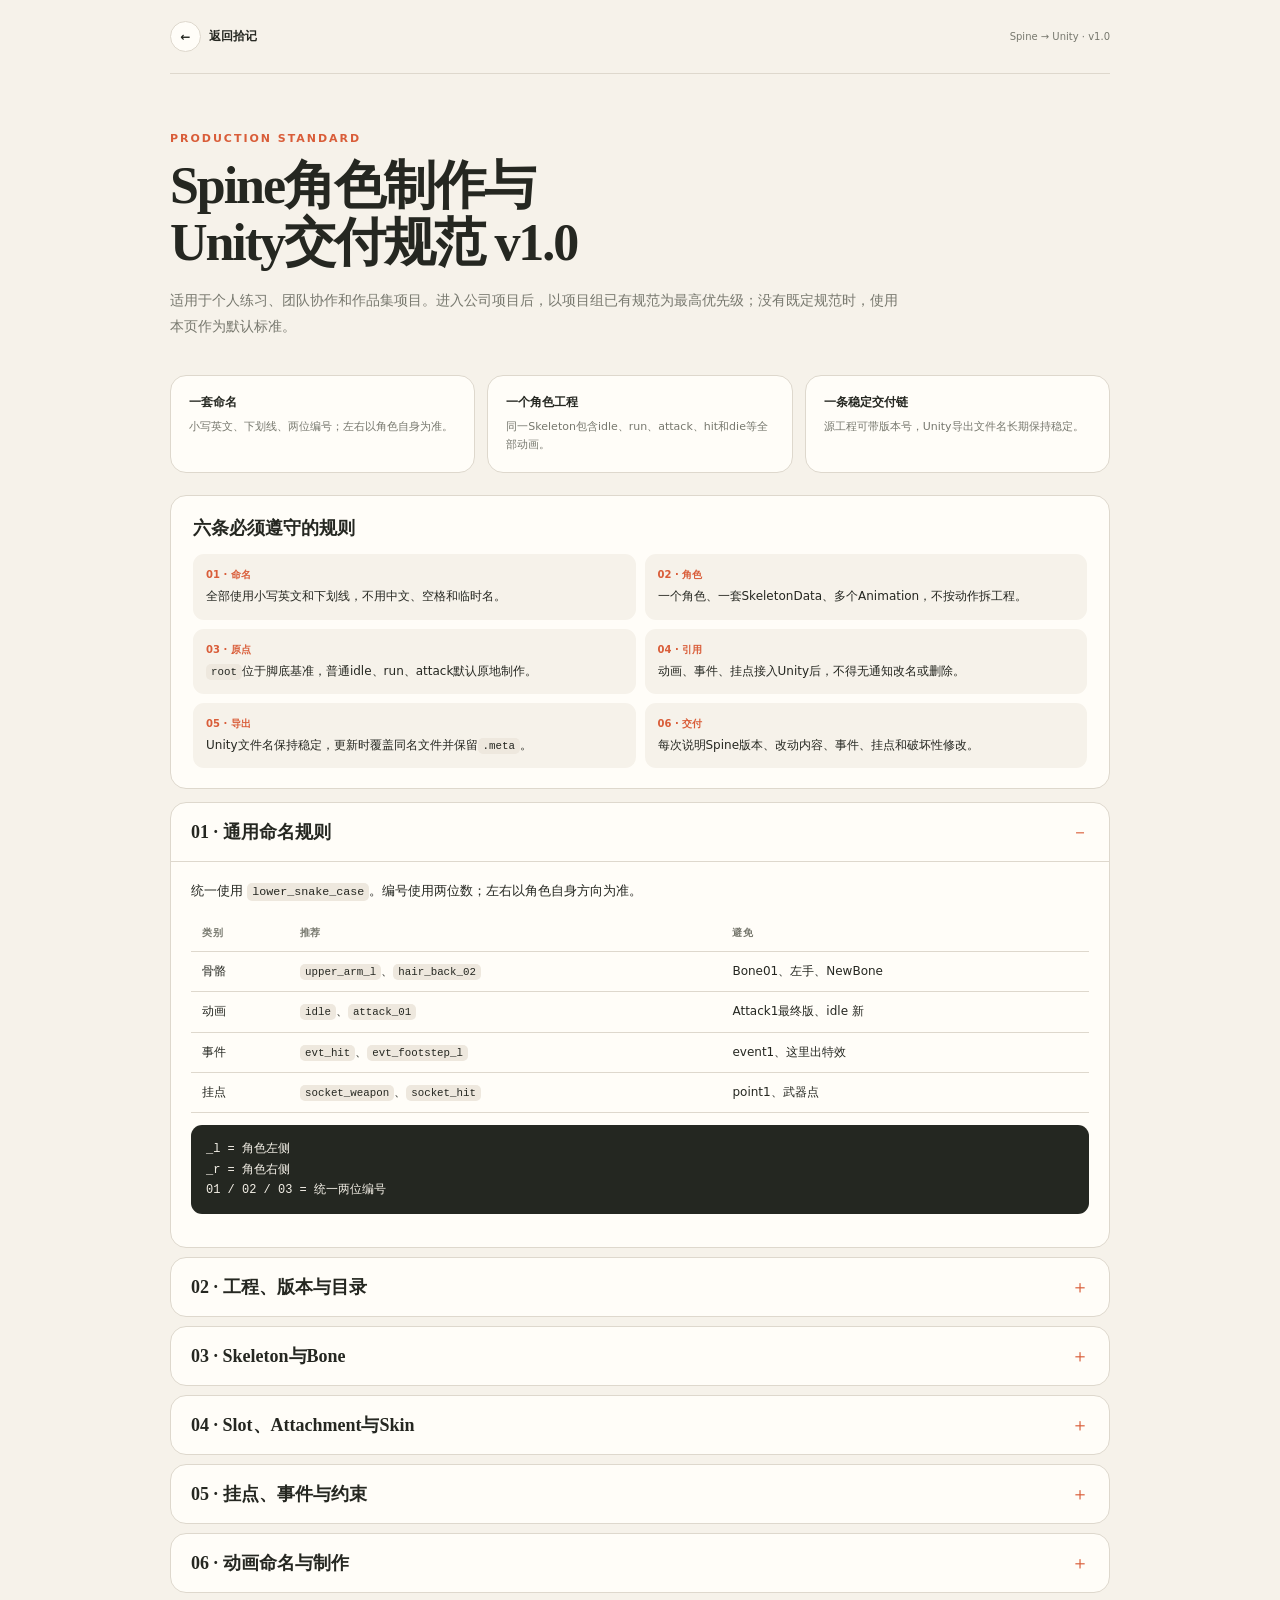
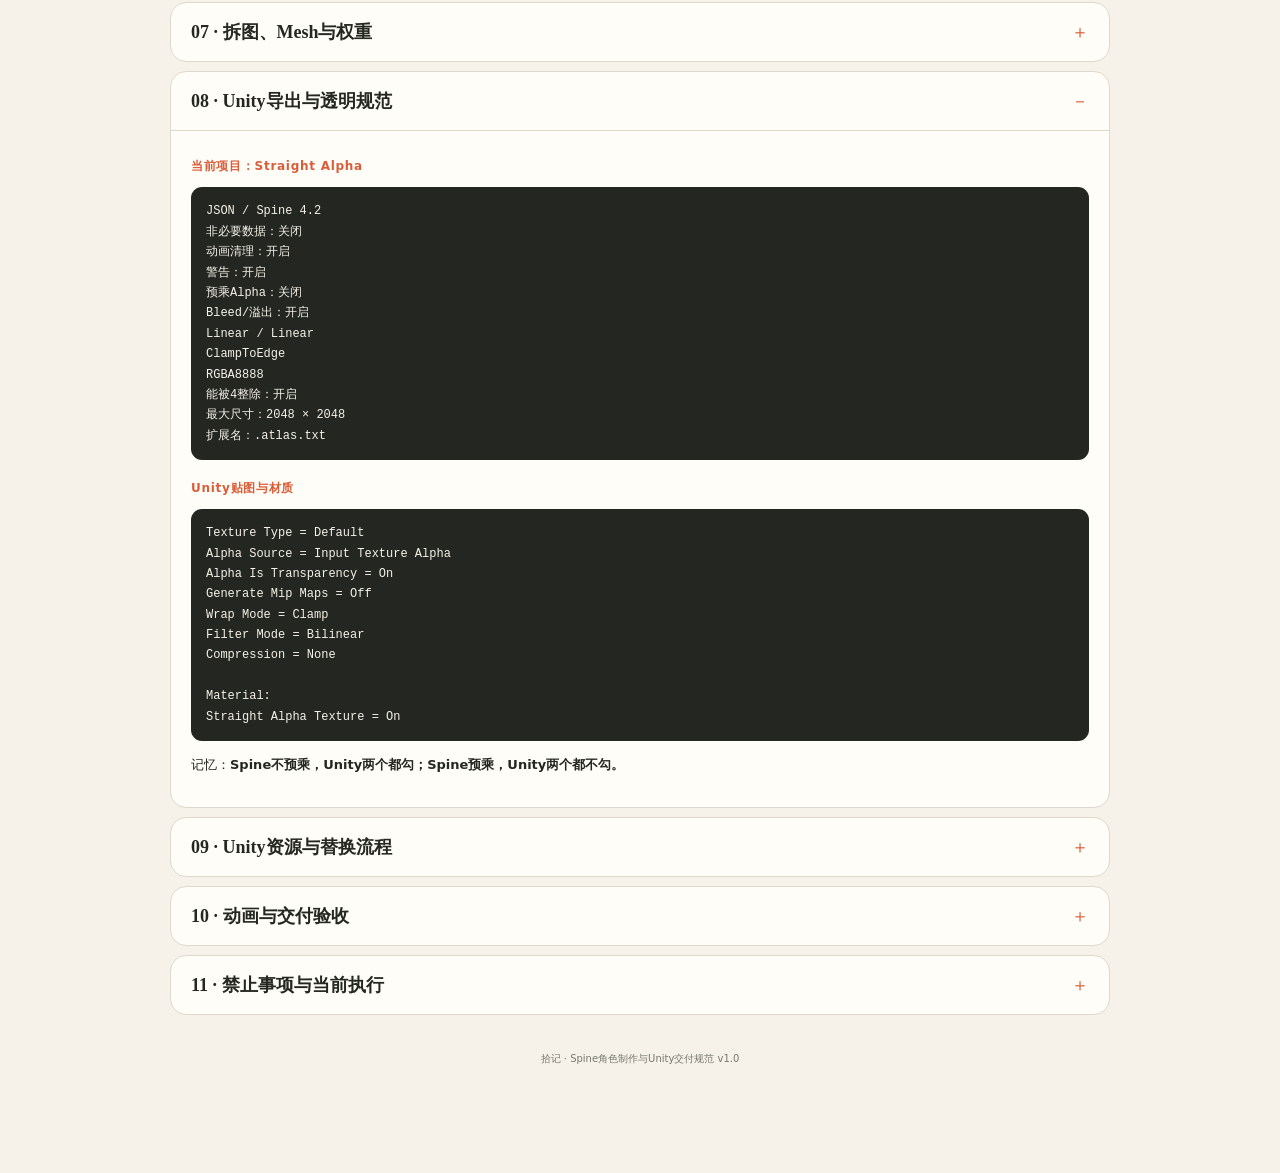
<file: spine-workflow-standard.html>
<!doctype html>
<html lang="zh-CN">
<head>
  <meta charset="UTF-8">
  <meta name="viewport" content="width=device-width, initial-scale=1, viewport-fit=cover">
  <meta name="theme-color" content="#f6f2ea">
  <meta name="description" content="Spine角色制作、Unity接入与团队交付规范">
  <title>Spine角色制作与Unity交付规范 v1.0 · 拾记</title>
  <link rel="manifest" href="manifest.webmanifest">
  <link rel="icon" href="icon.svg" type="image/svg+xml">
  <link rel="stylesheet" href="styles.css?v=30">
  <link rel="stylesheet" href="standard.css?v=30">
  <script>try{const t=localStorage.getItem('shiji-theme');if(t)document.documentElement.dataset.theme=t}catch{}</script>
</head>
<body class="standard-body">
  <main class="standard-shell">
    <header class="standard-topbar">
      <a class="standard-back" href="./"><span>←</span>返回拾记</a>
      <div class="standard-version">Spine → Unity · v1.0</div>
    </header>

    <section class="standard-hero">
      <p class="eyebrow">Production Standard</p>
      <h1>Spine角色制作与<br>Unity交付规范 v1.0</h1>
      <p>适用于个人练习、团队协作和作品集项目。进入公司项目后，以项目组已有规范为最高优先级；没有既定规范时，使用本页作为默认标准。</p>
    </section>

    <section class="standard-summary" aria-label="规范摘要">
      <article><strong>一套命名</strong><p>小写英文、下划线、两位编号；左右以角色自身为准。</p></article>
      <article><strong>一个角色工程</strong><p>同一Skeleton包含idle、run、attack、hit和die等全部动画。</p></article>
      <article><strong>一条稳定交付链</strong><p>源工程可带版本号，Unity导出文件名长期保持稳定。</p></article>
    </section>

    <section class="standard-card">
      <h2>六条必须遵守的规则</h2>
      <div class="standard-rule">
        <div><b>01 · 命名</b>全部使用小写英文和下划线，不用中文、空格和临时名。</div>
        <div><b>02 · 角色</b>一个角色、一套SkeletonData、多个Animation，不按动作拆工程。</div>
        <div><b>03 · 原点</b><code>root</code>位于脚底基准，普通idle、run、attack默认原地制作。</div>
        <div><b>04 · 引用</b>动画、事件、挂点接入Unity后，不得无通知改名或删除。</div>
        <div><b>05 · 导出</b>Unity文件名保持稳定，更新时覆盖同名文件并保留<code>.meta</code>。</div>
        <div><b>06 · 交付</b>每次说明Spine版本、改动内容、事件、挂点和破坏性修改。</div>
      </div>
    </section>

    <details class="standard-section" open>
      <summary><strong>01 · 通用命名规则</strong></summary>
      <div class="standard-content">
        <p>统一使用 <code>lower_snake_case</code>。编号使用两位数；左右以角色自身方向为准。</p>
        <div class="standard-table-wrap"><table class="standard-table">
          <thead><tr><th>类别</th><th>推荐</th><th>避免</th></tr></thead>
          <tbody>
            <tr><td>骨骼</td><td><code>upper_arm_l</code>、<code>hair_back_02</code></td><td>Bone01、左手、NewBone</td></tr>
            <tr><td>动画</td><td><code>idle</code>、<code>attack_01</code></td><td>Attack1最终版、idle 新</td></tr>
            <tr><td>事件</td><td><code>evt_hit</code>、<code>evt_footstep_l</code></td><td>event1、这里出特效</td></tr>
            <tr><td>挂点</td><td><code>socket_weapon</code>、<code>socket_hit</code></td><td>point1、武器点</td></tr>
          </tbody>
        </table></div>
        <pre>_l = 角色左侧
_r = 角色右侧
01 / 02 / 03 = 统一两位编号</pre>
      </div>
    </details>

    <details class="standard-section">
      <summary><strong>02 · 工程、版本与目录</strong></summary>
      <div class="standard-content">
        <pre>hero/
├─ spine/      hero_v001.spine
├─ images/     body / face / hair / clothes / weapon
├─ export/     hero.json / hero.atlas.txt / hero.png
├─ preview/    idle与攻击预览
└─ notes/      hero_changelog.txt</pre>
        <p>源工程可以递增版本：<code>hero_v001.spine</code>、<code>hero_v002.spine</code>。Unity导出名始终保持<code>hero</code>，不要使用<code>hero_final_2</code>。</p>
        <p class="standard-note">更新Unity资源时覆盖json、atlas.txt和png三个同名文件，不删除Unity生成的.meta、Atlas Asset、Material和SkeletonData Asset。</p>
      </div>
    </details>

    <details class="standard-section">
      <summary><strong>03 · Skeleton与Bone</strong></summary>
      <div class="standard-content">
        <h3>推荐基础结构</h3>
        <pre>root
└─ pelvis
   ├─ spine_01 → spine_02 → neck → head
   ├─ upper_arm_l → forearm_l → hand_l
   ├─ upper_arm_r → forearm_r → hand_r
   ├─ thigh_l → shin_l → foot_l
   └─ thigh_r → shin_r → foot_r</pre>
        <h3>Root基准</h3>
        <pre>root position = 0, 0
root rotation = 0
root scale = 1, 1
脚底基准 = Y 0</pre>
        <p>呼吸、摆动等局部变化不要直接用root完成。默认制作原地动画，角色在游戏世界中的位移交给Unity控制。</p>
        <h3>软性部件</h3>
        <p><code>hair_front_01</code>、<code>hair_back_02</code>、<code>coat_l_01</code>、<code>skirt_back_01</code>。规则为“部位 + 方向 + 顺序”。</p>
      </div>
    </details>

    <details class="standard-section">
      <summary><strong>04 · Slot、Attachment与Skin</strong></summary>
      <div class="standard-content">
        <h3>Slot</h3>
        <p><code>slot_head</code>、<code>slot_eye_l_pupil</code>、<code>slot_torso</code>、<code>slot_weapon</code>。名称描述容器用途和绘制层级。</p>
        <h3>Attachment与图片</h3>
        <p><code>head</code>、<code>upper_arm_l</code>、<code>hair_front_01</code>、<code>weapon_sword_01</code>。图片文件名尽量与Attachment一致。</p>
        <h3>Skin</h3>
        <p><code>default</code>、<code>outfit_casual_01</code>、<code>outfit_armor_01</code>、<code>weapon_sword_01</code>。需要自由组合时，按body、hair、outfit和weapon分类。</p>
      </div>
    </details>

    <details class="standard-section">
      <summary><strong>05 · 挂点、事件与约束</strong></summary>
      <div class="standard-content">
        <h3>Unity挂点</h3>
        <pre>socket_weapon      武器与刀光
socket_hit         命中特效
socket_projectile  弹道起点
socket_body        护盾与身体特效
socket_foot_l/r    脚步灰尘</pre>
        <h3>Spine Event</h3>
        <pre>evt_hit
evt_slash_start / evt_slash_end
evt_footstep_l / evt_footstep_r
evt_projectile
evt_skill_release
evt_camera_shake</pre>
        <p>事件应放在画面真实发生的时刻。命中、发射和脚步时机由动画师给出，不能让程序凭感觉猜。</p>
        <h3>约束</h3>
        <p><code>ik_leg_l</code>、<code>ik_arm_r</code>、<code>tc_weapon</code>、<code>path_hair_01</code>。只在确实提升稳定性和效率时使用。</p>
      </div>
    </details>

    <details class="standard-section">
      <summary><strong>06 · 动画命名与制作</strong></summary>
      <div class="standard-content">
        <pre>idle / walk / run
jump_start / jump_loop / jump_end
attack_01 / attack_02 / attack_heavy
hit_front / hit_back / hit_air
die / revive
skill_01 / skill_02 / ultimate</pre>
        <ul>
          <li>没有项目要求时使用30 FPS，项目确定后不要随意改变。</li>
          <li>只给实际变化的骨骼和属性打关键帧，不给每个动画的全身无差别打Key。</li>
          <li>循环动画检查首尾、重心、脚滑、头发和衣物断点。</li>
          <li>攻击拆成前摇、出手、命中、收招，并确保可返回idle或衔接下一段。</li>
          <li>分别以0.5、1、2倍速度检查节奏和穿帮。</li>
        </ul>
      </div>
    </details>

    <details class="standard-section">
      <summary><strong>07 · 拆图、Mesh与权重</strong></summary>
      <div class="standard-content">
        <ul>
          <li>关节处保留足够覆盖，极限旋转时不能露出空洞。</li>
          <li>绑定前测试抬臂、交叉、最大迈步、弯腰和转头等极限姿势。</li>
          <li>脸、躯干、裙摆、披风和头发可使用Mesh；武器、护甲片等刚体不做无意义高密网格。</li>
          <li>顶点只加在需要变形的位置，单顶点尽量由2～4根骨骼影响。</li>
          <li>检查权重过渡、轮廓塌陷、拉裂、穿帮和无效顶点。</li>
        </ul>
        <p class="standard-note">够用的最少顶点，比无意义的高密度网格更专业，也更利于移动端性能。</p>
      </div>
    </details>

    <details class="standard-section" open>
      <summary><strong>08 · Unity导出与透明规范</strong></summary>
      <div class="standard-content">
        <h3>当前项目：Straight Alpha</h3>
        <pre>JSON / Spine 4.2
非必要数据：关闭
动画清理：开启
警告：开启
预乘Alpha：关闭
Bleed/溢出：开启
Linear / Linear
ClampToEdge
RGBA8888
能被4整除：开启
最大尺寸：2048 × 2048
扩展名：.atlas.txt</pre>
        <h3>Unity贴图与材质</h3>
        <pre>Texture Type = Default
Alpha Source = Input Texture Alpha
Alpha Is Transparency = On
Generate Mip Maps = Off
Wrap Mode = Clamp
Filter Mode = Bilinear
Compression = None

Material:
Straight Alpha Texture = On</pre>
        <p>记忆：<strong>Spine不预乘，Unity两个都勾；Spine预乘，Unity两个都不勾。</strong></p>
      </div>
    </details>

    <details class="standard-section">
      <summary><strong>09 · Unity资源与替换流程</strong></summary>
      <div class="standard-content">
        <pre>Assets/SpineAssets/Characters/
├─ Xiaoren_Test/  xiaoren三件套
└─ Hero/          hero三件套</pre>
        <p>同一角色更新动作或贴图：覆盖三件套，保留meta和生成资源。完全不同的正式角色：新建目录、新生成SkeletonData和Prefab，不直接覆盖测试骨架。</p>
        <pre>PlayerRoot
├─ 移动、碰撞、状态脚本
└─ Visual
   └─ SkeletonAnimation</pre>
        <p>正式项目把游戏逻辑与视觉对象分开，更换角色时只替换Visual。</p>
      </div>
    </details>

    <details class="standard-section">
      <summary><strong>10 · 动画与交付验收</strong></summary>
      <div class="standard-content">
        <ul class="standard-checklist">
          <li>动作轮廓一眼可读，武器方向清楚</li>
          <li>支撑脚与重心合理，没有漂浮</li>
          <li>关键动作有快慢、停顿和命中感</li>
          <li>网格、权重、衣物和关节无穿帮</li>
          <li>循环首尾连续，Run没有脚滑</li>
          <li>攻击可返回Idle或衔接下一段</li>
          <li>动画、Event和socket名称正确</li>
          <li>Atlas、透明边缘和材质正常</li>
          <li>Unity中0.5/1/2倍速测试通过</li>
          <li>Console保持0 Error</li>
        </ul>
        <h3>交付说明模板</h3>
        <pre>角色：hero
Spine：4.2.43
日期：YYYY-MM-DD

新增：run、attack_01
修改：idle头发摆动、hand_r权重
事件：attack_01新增evt_hit
挂点：新增socket_weapon
注意：已重新打包Atlas，需覆盖三件套</pre>
        <p>改骨骼名、动画名、Slot、Event或挂点属于破坏性修改，必须主动说明。</p>
      </div>
    </details>

    <details class="standard-section">
      <summary><strong>11 · 禁止事项与当前执行</strong></summary>
      <div class="standard-content">
        <ul>
          <li>不用中文、空格、Bone01、Slot01和“最终版2”等命名。</li>
          <li>不为每个动作建立一个独立Spine角色工程。</li>
          <li>不让普通Run的root持续向前移动。</li>
          <li>不为所有骨骼无差别打关键帧。</li>
          <li>不混用PMA与Straight Alpha设置。</li>
          <li>不只交付JSON而遗漏Atlas或PNG。</li>
        </ul>
        <p>当前<code>xiaoren</code>是已有测试素材，原有B_等旧命名不用强行重做。从新增内容开始使用：</p>
        <pre>动画：idle / run / attack_01 / hit_front / die
事件：evt_hit / evt_footstep_l / evt_footstep_r
挂点：socket_weapon / socket_hit / socket_body</pre>
      </div>
    </details>

    <footer class="standard-footer">拾记 · Spine角色制作与Unity交付规范 v1.0</footer>
  </main>
</body>
</html>
</file>
<file: styles.css>
:root{--bg:#f6f2ea;--surface:#fffdf8;--surface-2:#eee8de;--ink:#252721;--muted:#77786e;--line:#ded8cd;--accent:#d95d39;--accent-dark:#b84426;--green:#487c5c;--amber:#d69435;--shadow:0 18px 60px rgba(48,43,34,.09);--radius:20px;font-family:Inter,"PingFang SC","Microsoft YaHei",system-ui,sans-serif;color-scheme:light}
:root[data-theme="dark"]{--bg:#191b18;--surface:#232620;--surface-2:#2d3029;--ink:#f1eee5;--muted:#a5a79d;--line:#3b3e36;--accent:#ef7955;--accent-dark:#ff8c69;--green:#79ad89;--amber:#e4a64c;--shadow:0 18px 60px rgba(0,0,0,.22);color-scheme:dark}
*{box-sizing:border-box}html{scroll-behavior:smooth}body{margin:0;background:var(--bg);color:var(--ink);min-height:100vh}.app-shell{max-width:1280px;margin:auto;padding:0 42px 80px}.topbar{height:94px;display:flex;align-items:center;justify-content:space-between;border-bottom:1px solid var(--line)}.brand{display:flex;align-items:center;gap:12px;text-decoration:none;color:inherit}.brand-mark{width:42px;height:42px;display:grid;place-items:center;background:var(--ink);color:var(--bg);border-radius:13px;font:700 20px Georgia,serif;transform:rotate(-2deg)}.brand strong{display:block;font:700 20px Georgia,"Songti SC",serif;letter-spacing:.1em}.brand small{display:block;color:var(--muted);font-size:11px;margin-top:2px;letter-spacing:.05em}.top-actions{display:flex;gap:9px;align-items:center}button,input,textarea,select{font:inherit}.icon-btn,.close-btn{border:1px solid var(--line);background:transparent;color:var(--ink);cursor:pointer}.icon-btn{width:42px;height:42px;border-radius:50%;font-weight:700}.primary-btn,.secondary-btn,.ghost-btn,.danger-btn{border:0;border-radius:12px;padding:11px 17px;cursor:pointer;font-weight:650}.primary-btn{background:var(--accent);color:#fff;box-shadow:0 7px 18px rgba(217,93,57,.18)}.primary-btn:hover{background:var(--accent-dark)}.secondary-btn{background:var(--surface-2);color:var(--ink);border:1px solid var(--line)}.ghost-btn{background:transparent;color:var(--muted)}.danger-btn{background:#f8ded8;color:#a23822}.hero{padding:70px 0 46px;position:relative}.hero:after{content:"";position:absolute;right:4%;top:50px;width:150px;height:150px;border:1px solid var(--line);border-radius:50%;opacity:.5;box-shadow:35px 20px 0 -1px var(--bg),35px 20px 0 0 var(--line)}.eyebrow{text-transform:uppercase;font-size:11px;letter-spacing:.18em;color:var(--accent);font-weight:750;margin:0 0 14px}.hero h1{font:700 clamp(36px,5vw,62px)/1.05 Georgia,"Songti SC",serif;margin:0 0 18px;letter-spacing:-.045em}.hero>p:not(.eyebrow){color:var(--muted);font-size:15px;margin:0;max-width:620px;line-height:1.8}.stats{display:flex;align-items:center;gap:15px;margin-top:30px;color:var(--muted);font-size:13px}.stats b{color:var(--ink);font-size:18px;margin-right:4px}.stats i{width:3px;height:3px;background:var(--muted);border-radius:50%}.toolbar{display:flex;align-items:center;gap:12px;margin:8px 0 38px}.search-box{height:48px;flex:1;min-width:250px;display:flex;align-items:center;gap:10px;border:1px solid var(--line);background:var(--surface);border-radius:14px;padding:0 14px}.search-box>span{font-size:25px;color:var(--muted);transform:rotate(-15deg)}.search-box input{border:0;outline:0;background:transparent;color:var(--ink);min-width:0;flex:1}.search-box kbd{font-size:10px;color:var(--muted);border:1px solid var(--line);padding:3px 6px;border-radius:5px}.filter-row{display:flex;background:var(--surface-2);padding:4px;border-radius:13px;gap:1px}.filter{height:40px;padding:0 12px;border:0;border-radius:9px;background:transparent;color:var(--muted);cursor:pointer;white-space:nowrap;font-size:13px}.filter.active{background:var(--surface);color:var(--ink);box-shadow:0 2px 8px rgba(0,0,0,.06)}.dot{display:inline-block;width:7px;height:7px;border-radius:50%;margin-right:5px}.amber{background:var(--amber)}.green{background:var(--green)}#categoryFilter{height:48px;border:1px solid var(--line);border-radius:13px;background:var(--surface);color:var(--ink);padding:0 32px 0 13px}.section-heading{display:flex;align-items:end;justify-content:space-between;margin-bottom:18px}.section-heading h2{font:700 23px Georgia,"Songti SC",serif;margin:0}.section-heading span{color:var(--muted);font-size:12px}.notes-grid{display:grid;grid-template-columns:repeat(3,minmax(0,1fr));gap:17px}.note-card{background:var(--surface);border:1px solid var(--line);border-radius:var(--radius);padding:22px;min-height:245px;display:flex;flex-direction:column;cursor:pointer;position:relative;transition:transform .18s,box-shadow .18s,border-color .18s;overflow:hidden}.note-card:hover{transform:translateY(-3px);box-shadow:var(--shadow);border-color:color-mix(in srgb,var(--accent) 30%,var(--line))}.note-card.pinned:before{content:"";position:absolute;right:-24px;top:-24px;width:52px;height:52px;background:var(--accent);transform:rotate(45deg)}.card-top{display:flex;justify-content:space-between;align-items:center;gap:8px}.status-badge{font-size:11px;font-weight:700;padding:5px 8px;border-radius:7px;background:var(--surface-2)}.status-badge.open{color:#94631f}.status-badge.solved{color:var(--green)}.status-badge.archived{color:var(--muted)}.card-category{color:var(--muted);font-size:11px}.note-card h3{font:700 19px/1.35 Georgia,"Songti SC",serif;margin:18px 0 10px;letter-spacing:-.02em}.card-excerpt{margin:0;color:var(--muted);font-size:13px;line-height:1.7;display:-webkit-box;-webkit-box-orient:vertical;-webkit-line-clamp:3;overflow:hidden}.tags{display:flex;gap:6px;flex-wrap:wrap;margin:16px 0}.tag{font-size:10px;color:var(--muted);background:var(--surface-2);padding:4px 7px;border-radius:6px}.card-footer{margin-top:auto;padding-top:14px;border-top:1px solid var(--line);display:flex;justify-content:space-between;align-items:center;color:var(--muted);font-size:11px}.card-actions{display:flex;gap:5px}.mini-btn{width:28px;height:28px;border:0;background:transparent;color:var(--muted);border-radius:7px;cursor:pointer}.mini-btn:hover{background:var(--surface-2);color:var(--ink)}.empty-state{text-align:center;padding:70px 20px;border:1px dashed var(--line);border-radius:var(--radius);background:color-mix(in srgb,var(--surface) 55%,transparent)}.empty-icon{width:52px;height:52px;display:grid;place-items:center;border-radius:50%;background:var(--surface-2);margin:0 auto 18px;color:var(--accent);font-size:23px}.empty-state h3{font:700 21px Georgia,"Songti SC",serif;margin:0 0 8px}.empty-state p{color:var(--muted);margin:0 0 20px;font-size:13px}.mobile-new{display:none;position:fixed;right:22px;bottom:calc(22px + env(safe-area-inset-bottom));width:56px;height:56px;border:0;border-radius:50%;background:var(--accent);color:white;font-size:27px;box-shadow:0 10px 30px rgba(217,93,57,.35);z-index:4}.note-dialog,.settings-dialog{width:min(720px,calc(100% - 24px));max-height:calc(100dvh - 28px);padding:0;border:1px solid var(--line);border-radius:23px;background:var(--surface);color:var(--ink);box-shadow:0 30px 100px rgba(0,0,0,.25)}.note-dialog::backdrop,.settings-dialog::backdrop{background:rgba(25,25,22,.55);backdrop-filter:blur(4px)}.dialog-head{display:flex;justify-content:space-between;align-items:flex-start;padding:25px 28px 19px;border-bottom:1px solid var(--line)}.dialog-head .eyebrow{margin-bottom:7px}.dialog-head h2{font:700 25px Georgia,"Songti SC",serif;margin:0}.close-btn{width:35px;height:35px;border-radius:50%;font-size:22px;line-height:1}.form-body{padding:22px 28px;display:grid;gap:17px;max-height:calc(100dvh - 230px);overflow:auto}.form-row{display:grid;grid-template-columns:1fr 1fr;gap:14px}.field{display:flex;flex-direction:column;gap:7px}.field>span{font-size:12px;font-weight:650}.field em{color:var(--accent);font-style:normal}.field small{font-weight:400;color:var(--muted)}.field input,.field textarea,.field select{width:100%;border:1px solid var(--line);border-radius:11px;background:var(--bg);color:var(--ink);padding:11px 12px;outline:0;resize:vertical}.field input:focus,.field textarea:focus,.field select:focus{border-color:var(--accent);box-shadow:0 0 0 3px color-mix(in srgb,var(--accent) 12%,transparent)}.dialog-actions{display:flex;align-items:center;gap:8px;padding:17px 28px;border-top:1px solid var(--line)}.action-spacer{flex:1}.settings-dialog{width:min(590px,calc(100% - 24px))}.settings-body{padding:8px 28px 27px}.setting-item{display:flex;align-items:center;gap:18px;justify-content:space-between;padding:19px 0;border-bottom:1px solid var(--line)}.setting-item strong{font-size:14px}.setting-item p{font-size:12px;color:var(--muted);margin:5px 0 0}.setting-item button{white-space:nowrap}.setting-item button:disabled{opacity:.55;cursor:not-allowed}.storage-note{font-size:11px;line-height:1.6;color:var(--muted);background:var(--surface-2);padding:11px;border-radius:9px;margin:18px 0 0}.toast{position:fixed;left:50%;bottom:28px;transform:translate(-50%,20px);padding:11px 17px;border-radius:10px;background:var(--ink);color:var(--bg);font-size:12px;opacity:0;pointer-events:none;transition:.2s;z-index:20}.toast.show{opacity:1;transform:translate(-50%,0)}
.card-photo{height:118px;margin:4px 0 12px;border-radius:12px;overflow:hidden;position:relative;background:var(--surface-2)}.card-photo img{width:100%;height:100%;object-fit:cover;display:block}.card-photo span{position:absolute;right:8px;bottom:8px;background:rgba(28,29,25,.76);color:#fff;border-radius:999px;padding:4px 8px;font-size:10px}.photo-field{border:1px solid var(--line);border-radius:13px;background:var(--bg);padding:13px}.photo-head{display:flex;align-items:center;justify-content:space-between;gap:12px}.photo-head strong{display:block;font-size:12px}.photo-head small{display:block;color:var(--muted);font-size:10px;margin-top:4px}.photo-actions{display:flex;gap:6px}.photo-add-btn{border:1px solid var(--line);border-radius:9px;background:var(--surface);color:var(--ink);padding:7px 10px;font-size:11px;cursor:pointer}.photo-add-btn:disabled{opacity:.45;cursor:not-allowed}.photo-preview{display:grid;grid-template-columns:repeat(5,minmax(0,1fr));gap:8px}.photo-preview:not(:empty){margin-top:12px}.photo-item{aspect-ratio:1;margin:0;position:relative;border-radius:10px;overflow:hidden;background:var(--surface-2)}.photo-open{width:100%;height:100%;padding:0;border:0;background:transparent;cursor:zoom-in}.photo-open img{width:100%;height:100%;object-fit:cover;display:block}.photo-remove{position:absolute;right:4px;top:4px;width:24px;height:24px;border:0;border-radius:50%;background:rgba(25,25,22,.76);color:#fff;font-size:17px;line-height:1;cursor:pointer}.image-dialog{width:min(920px,calc(100% - 20px));max-width:none;height:min(88dvh,760px);padding:0;border:0;border-radius:18px;background:#111;overflow:hidden}.image-dialog::backdrop{background:rgba(0,0,0,.84)}.image-dialog img{width:100%;height:100%;object-fit:contain;display:block}.image-close{position:absolute;right:12px;top:12px;width:40px;height:40px;border:0;border-radius:50%;background:rgba(0,0,0,.62);color:#fff;font-size:26px;z-index:1;cursor:pointer}.field-label{display:flex;align-items:center;justify-content:space-between;gap:10px}.voice-btn{display:inline-flex;align-items:center;gap:4px;border:0;border-radius:999px;background:var(--surface-2);color:var(--muted);padding:5px 9px;cursor:pointer;font-size:11px;line-height:1}.voice-btn:hover{color:var(--accent)}.voice-btn.listening{background:var(--accent);color:#fff;animation:voice-pulse 1.2s ease-in-out infinite}.voice-btn.listening span{font-size:0}.voice-btn.listening span:after{content:"停止";font-size:11px}@keyframes voice-pulse{50%{box-shadow:0 0 0 5px color-mix(in srgb,var(--accent) 18%,transparent)}}
@media(max-width:640px){.photo-head{align-items:flex-start;flex-direction:column}.photo-actions{width:100%}.photo-add-btn{flex:1}.photo-preview{grid-template-columns:repeat(3,minmax(0,1fr))}}
.cloud-btn{position:relative}.cloud-btn.connected:after{content:"";position:absolute;right:1px;top:1px;width:9px;height:9px;border:2px solid var(--bg);border-radius:50%;background:var(--green)}.cloud-btn.syncing:after{background:var(--amber);animation:voice-pulse 1.1s infinite}.cloud-intro{font-size:13px;line-height:1.7;color:var(--muted);margin:12px 0 20px}.cloud-dialog .field{margin-bottom:15px}.cloud-auth-actions,.cloud-sync-actions{display:flex;justify-content:flex-end;gap:8px;margin-top:18px}.cloud-account{display:flex;align-items:center;gap:13px;padding:20px 0;border-bottom:1px solid var(--line)}.cloud-avatar{width:44px;height:44px;display:grid;place-items:center;border-radius:50%;background:var(--surface-2);font-size:21px}.cloud-account strong{font-size:14px}.cloud-account p{margin:5px 0 0;color:var(--muted);font-size:11px}
.view-btn{width:auto;padding:0 9px;font-size:11px}.detail-dialog{width:min(760px,calc(100% - 24px));max-height:calc(100dvh - 28px);padding:0;border:1px solid var(--line);border-radius:23px;background:var(--surface);color:var(--ink);box-shadow:0 30px 100px rgba(0,0,0,.25)}.detail-dialog::backdrop{background:rgba(25,25,22,.55);backdrop-filter:blur(4px)}.detail-sheet{display:flex;flex-direction:column;max-height:calc(100dvh - 30px)}.detail-head{display:flex;justify-content:space-between;align-items:flex-start;gap:18px;padding:27px 30px 22px;border-bottom:1px solid var(--line)}.detail-head>div{min-width:0}.detail-kicker{display:flex;align-items:center;gap:10px;color:var(--muted);font-size:12px;margin-bottom:13px}.detail-head h2{font:700 30px/1.25 Georgia,"Songti SC",serif;letter-spacing:-.025em;margin:0;overflow-wrap:anywhere}.detail-content{padding:8px 30px 30px;overflow:auto}.detail-meta{display:flex;flex-wrap:wrap;justify-content:space-between;gap:8px;padding:16px 0;color:var(--muted);font-size:11px;border-bottom:1px solid var(--line)}.detail-section{padding:23px 0 24px;border-bottom:1px solid var(--line)}.detail-section h3,.detail-photos-section h3{font-size:12px;letter-spacing:.08em;color:var(--accent);margin:0 0 11px}.detail-section p{white-space:pre-wrap;overflow-wrap:anywhere;font-size:15px;line-height:1.9;margin:0}.detail-section p.detail-empty{color:var(--muted);font-style:italic}.detail-tags{display:flex;flex-wrap:wrap;gap:7px;padding:20px 0}.detail-tags .tag{font-size:11px;padding:6px 9px}.detail-photos-section{padding-top:22px}.detail-photos{display:grid;grid-template-columns:repeat(3,minmax(0,1fr));gap:10px}.detail-photo-button{aspect-ratio:4/3;padding:0;border:0;border-radius:12px;overflow:hidden;background:var(--surface-2);cursor:zoom-in}.detail-photo-button img{width:100%;height:100%;object-fit:cover;display:block;transition:transform .18s}.detail-photo-button:hover img{transform:scale(1.03)}.detail-photo-loading{grid-column:1/-1;color:var(--muted);font-size:12px;padding:16px 0}.detail-actions{display:flex;align-items:center;gap:8px;padding:17px 30px;border-top:1px solid var(--line)}.detail-actions>span:first-child{color:var(--muted);font-size:11px}
.summary-dialog{width:min(650px,calc(100% - 24px))}.summary-content{padding:22px 28px 28px;max-height:calc(100dvh - 210px);overflow:auto}.summary-range{color:var(--muted);font-size:12px;margin-bottom:14px}.summary-stats{display:grid;grid-template-columns:repeat(3,1fr);gap:9px;margin-bottom:20px}.summary-stats div{display:flex;flex-direction:column;gap:4px;background:var(--surface-2);border-radius:12px;padding:14px}.summary-stats strong{font:700 24px Georgia,serif}.summary-stats span{font-size:10px;color:var(--muted)}.summary-overview{margin:0 0 6px;padding:16px 17px;background:color-mix(in srgb,var(--accent) 8%,var(--surface));border-radius:13px}.summary-overview h3{font-size:13px;margin:0 0 8px}.summary-overview p{font-size:13px;line-height:1.8;color:var(--ink);margin:0}.summary-evaluation{margin-top:14px;padding-top:14px;border-top:1px solid color-mix(in srgb,var(--accent) 18%,var(--line))}.summary-evaluation h3{color:var(--accent)}.summary-evaluation p{color:var(--muted)}.summary-group{padding:17px 0;border-top:1px solid var(--line)}.summary-group h3{display:flex;align-items:center;gap:8px;font-size:14px;margin:0 0 12px}.summary-group h3>span{color:var(--accent)}.summary-group h3 small{margin-left:auto;color:var(--muted);font-weight:400}.summary-list{display:grid;gap:8px}.summary-list article{background:var(--bg);border-radius:11px;padding:12px 13px}.summary-list article>div{display:flex;align-items:center;justify-content:space-between;gap:10px}.summary-list article strong{font-size:13px}.summary-list article p{font-size:11px;line-height:1.6;color:var(--muted);margin:7px 0 0;display:-webkit-box;-webkit-box-orient:vertical;-webkit-line-clamp:2;overflow:hidden}.summary-empty{font-size:12px;color:var(--muted);margin:0}.summary-next{margin-top:6px;padding:17px;background:color-mix(in srgb,var(--accent) 8%,var(--surface));border-radius:13px}.summary-next h3{font-size:13px;margin:0 0 9px}.summary-next ul{margin:0;padding-left:18px;font-size:12px;line-height:1.8}.summary-next p{font-size:12px;line-height:1.7;margin:0;color:var(--muted)}.summary-zero{text-align:center;padding:48px 15px}.summary-zero>span{font-size:27px;color:var(--accent)}.summary-zero h3{font:700 20px Georgia,"Songti SC",serif;margin:14px 0 8px}.summary-zero p{font-size:12px;line-height:1.7;color:var(--muted);margin:0}
.quick-capture{display:flex;align-items:center;justify-content:space-between;gap:24px;background:var(--surface);border:1px solid var(--line);border-radius:18px;padding:20px 22px;margin:-13px 0 24px;box-shadow:0 12px 35px rgba(48,43,34,.05)}.quick-copy{flex:0 0 auto}.quick-copy>span,.plan-heading>div>span{display:block;color:var(--accent);font-size:10px;font-weight:750;letter-spacing:.12em;margin-bottom:5px}.quick-copy h2,.plan-heading h2{font:700 17px Georgia,"Songti SC",serif;margin:0}.quick-entry{display:flex;align-items:center;gap:8px;flex:1;max-width:750px}.quick-entry>input{min-width:0;flex:1;height:46px;border:1px solid var(--line);border-radius:12px;background:var(--bg);color:var(--ink);padding:0 13px;outline:0}.quick-entry>input:focus{border-color:var(--accent);box-shadow:0 0 0 3px color-mix(in srgb,var(--accent) 12%,transparent)}.quick-voice{height:38px;white-space:nowrap}.quick-entry .secondary-btn{padding:11px 13px}.plan-section{background:var(--surface);border:1px solid var(--line);border-radius:18px;padding:20px 22px;margin-bottom:24px}.plan-heading{display:flex;align-items:end;justify-content:space-between;gap:12px;margin-bottom:13px}.plan-heading-actions{display:flex;align-items:center;justify-content:flex-end;gap:10px;flex-wrap:wrap}.plan-heading small{color:var(--muted);font-size:10px}.calendar-link{color:var(--accent);font-size:10px;font-weight:700;text-decoration:none;border:1px solid color-mix(in srgb,var(--accent) 35%,var(--line));border-radius:999px;padding:6px 9px;white-space:nowrap}.calendar-link:hover{background:color-mix(in srgb,var(--accent) 8%,transparent)}.plan-list{display:grid;gap:7px}.plan-item{display:flex;align-items:center;gap:10px;background:var(--bg);border-radius:11px;padding:9px 12px}.plan-check-wrap{display:flex;align-items:center;gap:5px;min-height:38px;padding:5px 7px;border:1px solid color-mix(in srgb,var(--green) 35%,var(--line));border-radius:9px;background:var(--surface);cursor:pointer}.plan-check{width:22px;height:22px;accent-color:var(--green);cursor:pointer}.plan-check-wrap>span{color:var(--green);font-size:9px;font-weight:750}.plan-task-picker{display:flex;align-items:center;gap:5px;min-height:38px;padding:5px 8px;border:1px solid color-mix(in srgb,var(--accent) 35%,var(--line));border-radius:9px;background:var(--surface);color:var(--accent);cursor:pointer}.plan-task-picker>span{font-size:18px}.plan-task-picker>small,.plan-rest-label{font-size:9px;font-weight:750;white-space:nowrap}.plan-rest-label{color:var(--muted);padding:7px}.plan-open{min-width:0;flex:1;text-align:left;border:0;background:transparent;color:var(--ink);padding:2px;cursor:pointer}.plan-open strong{display:block;font-size:12px;overflow:hidden;text-overflow:ellipsis;white-space:nowrap}.plan-open small{display:block;color:var(--muted);font-size:9px;margin-top:4px;overflow:hidden;text-overflow:ellipsis;white-space:nowrap}.plan-item.done{opacity:.62}.plan-item.done strong{text-decoration:line-through}.section-heading{gap:15px}.category-chips{display:flex;align-items:center;gap:4px;margin-right:auto;overflow:auto}.category-chip{border:0;border-radius:999px;background:transparent;color:var(--muted);padding:7px 10px;font-size:11px;cursor:pointer;white-space:nowrap}.category-chip:hover,.category-chip.active{background:var(--surface-2);color:var(--ink)}.form-more-btn{width:100%;border:1px dashed var(--line);border-radius:11px;background:transparent;color:var(--muted);padding:11px;cursor:pointer}.form-more-btn:hover{border-color:var(--accent);color:var(--accent)}.form-details{display:grid;gap:17px}.plan-field{border:1px solid var(--line);border-radius:13px;background:var(--bg);padding:14px}.plan-toggle{display:flex;align-items:center;gap:11px;cursor:pointer}.plan-toggle>input{width:18px;height:18px;accent-color:var(--accent)}.plan-toggle span{display:flex;flex-direction:column;gap:3px}.plan-toggle strong{font-size:12px}.plan-toggle small{font-size:10px;color:var(--muted)}.plan-fields{display:grid;gap:14px;padding-top:15px;margin-top:13px;border-top:1px solid var(--line)}.plan-complete{font-size:11px;color:var(--muted)}.plan-complete input{accent-color:var(--green)}.detail-plan{display:flex;flex-direction:column;gap:6px;margin-top:20px;padding:16px 17px;border-radius:13px;background:color-mix(in srgb,var(--accent) 9%,var(--surface))}.detail-plan>span{font-size:10px;color:var(--accent);font-weight:700}.detail-plan>strong{font-size:14px}.detail-plan>small{color:var(--muted);font-size:10px}.detail-plan.done{opacity:.68}.detail-plan.done>strong{text-decoration:line-through}
@media(max-width:640px){.cloud-auth-actions,.cloud-sync-actions{flex-direction:column}.cloud-auth-actions button,.cloud-sync-actions button{width:100%}}
@media(max-width:980px){.notes-grid{grid-template-columns:repeat(2,minmax(0,1fr))}.toolbar{flex-wrap:wrap}.search-box{flex-basis:100%}.filter-row{flex:1}}
@media(max-width:640px){.app-shell{padding:0 17px 90px}.topbar{height:76px}.brand small{display:none}.top-actions .primary-btn{display:none}.hero{padding:46px 0 34px}.hero:after{display:none}.hero h1{font-size:38px}.hero>p:not(.eyebrow){font-size:13px}.stats{gap:9px;justify-content:space-between}.stats span{display:flex;flex-direction:column}.stats b{font-size:17px}.toolbar{margin-bottom:30px}.search-box kbd{display:none}.filter-row{width:100%;overflow:auto}.filter{flex:1;padding:0 10px}.filter-row .filter:last-child{display:none}#categoryFilter{width:100%}.notes-grid{grid-template-columns:1fr}.note-card{min-height:220px;padding:20px}.mobile-new{display:block}.dialog-head{padding:21px 19px 16px}.form-body{padding:18px 19px;max-height:calc(100dvh - 205px)}.form-row{grid-template-columns:1fr}.dialog-actions{padding:14px 19px}.settings-body{padding:5px 19px 22px}.setting-item{align-items:flex-start;flex-direction:column;gap:11px}.setting-item button{width:100%}.detail-dialog{width:calc(100% - 16px);max-height:calc(100dvh - 16px);border-radius:19px}.detail-sheet{max-height:calc(100dvh - 18px)}.detail-head{padding:22px 19px 18px}.detail-head h2{font-size:25px}.detail-content{padding:5px 19px 24px}.detail-section{padding:19px 0 20px}.detail-section p{font-size:14px;line-height:1.8}.detail-photos{grid-template-columns:repeat(2,minmax(0,1fr))}.detail-actions{padding:13px 19px;flex-wrap:wrap}.detail-actions>span:first-child{width:100%}.detail-actions .ghost-btn,.detail-actions .primary-btn{flex:1}.summary-content{padding:18px 19px 22px}.summary-stats div{padding:12px 10px}.summary-stats strong{font-size:21px}}
@media(max-width:640px){.quick-capture{align-items:stretch;flex-direction:column;gap:14px;margin:-8px 0 18px;padding:17px}.quick-entry{max-width:none}.quick-entry .quick-voice span{display:none}.quick-entry .quick-voice{padding:7px}.quick-entry .secondary-btn{display:none}.plan-section{padding:17px;margin-bottom:18px}.plan-heading{align-items:flex-start;flex-direction:column}.plan-heading-actions{justify-content:space-between;width:100%}.section-heading{align-items:center;flex-wrap:wrap}.section-heading h2{width:auto}.category-chips{order:3;width:100%;margin-right:0}.section-heading>span{margin-left:auto}}
.form-details[hidden],.plan-fields[hidden]{display:none!important}
@media(max-width:640px){.quick-entry .secondary-btn{display:inline-flex!important;align-items:center;justify-content:center}}
.plan-open time{display:inline-block;min-width:48px;color:var(--accent);font-size:12px;margin-right:8px}.plan-item.upcoming{opacity:.78}.plan-task-picker:hover{background:color-mix(in srgb,var(--accent) 8%,var(--surface));border-color:var(--accent)}
.plan-all-hint{display:inline-block;margin-top:6px;color:var(--accent);font-size:10px;font-weight:750}.plan-open:hover .plan-all-hint{text-decoration:underline}.plan-item.upcoming .plan-all-hint{opacity:1}
.today-done-section{background:color-mix(in srgb,var(--green) 5%,var(--surface));border:1px solid color-mix(in srgb,var(--green) 24%,var(--line));border-radius:18px;padding:20px 22px;margin:-9px 0 24px}.today-done-heading{display:flex;align-items:end;justify-content:space-between;margin-bottom:12px}.today-done-heading>div>span{display:block;color:var(--green);font-size:10px;font-weight:750;letter-spacing:.12em;margin-bottom:5px}.today-done-heading h2{font:700 17px Georgia,"Songti SC",serif;margin:0}.today-done-heading small{color:var(--muted);font-size:10px}.today-done-list{display:grid;gap:7px}.today-done-item{width:100%;display:grid;grid-template-columns:auto 1fr auto;align-items:center;gap:11px;text-align:left;border:0;border-radius:11px;background:var(--bg);color:var(--ink);padding:11px 12px;cursor:pointer}.today-done-item:hover{box-shadow:0 4px 14px rgba(0,0,0,.05)}.today-done-check{width:22px;height:22px;display:grid;place-items:center;border-radius:50%;background:var(--green);color:#fff;font-size:12px}.today-done-item strong{font-size:12px}.today-done-item p{margin:4px 0;color:var(--ink);font-size:11px;line-height:1.5;display:-webkit-box;-webkit-box-orient:vertical;-webkit-line-clamp:2;overflow:hidden}.today-done-item small{color:var(--muted);font-size:9px}.today-done-item em{color:var(--green);font-size:10px;font-style:normal;font-weight:700;white-space:nowrap}
.form-details-block,.learning-fields{display:grid;gap:17px}.form-details-block[hidden],.learning-fields[hidden]{display:none!important}.learning-fields{padding:17px;border:1px solid color-mix(in srgb,var(--accent) 28%,var(--line));border-radius:14px;background:color-mix(in srgb,var(--accent) 4%,var(--bg))}.learning-template-head{display:flex;align-items:baseline;justify-content:space-between;gap:12px;padding-bottom:12px;border-bottom:1px solid var(--line)}.learning-template-head span{color:var(--accent);font-size:10px;font-weight:750;letter-spacing:.1em}.learning-template-head strong{font-size:13px}.learning-meta-row{display:grid;grid-template-columns:1fr 1fr 1fr;gap:12px}.learning-detail-meta{display:grid;grid-template-columns:repeat(3,minmax(0,1fr));gap:9px;margin:16px 0 3px}.learning-detail-meta div{display:flex;flex-direction:column;gap:5px;padding:12px;border-radius:11px;background:var(--surface-2)}.learning-detail-meta span{color:var(--muted);font-size:10px}.learning-detail-meta strong{font-size:12px;overflow-wrap:anywhere}
.full-learning-plan{margin-top:18px;padding:17px;border:1px solid var(--line);border-radius:15px;background:var(--bg)}.full-plan-head{display:flex;align-items:flex-start;justify-content:space-between;gap:15px;margin-bottom:13px}.full-plan-head>div>span{color:var(--accent);font-size:10px;font-weight:750;letter-spacing:.1em}.full-plan-head h3{font:700 18px Georgia,"Songti SC",serif;margin:5px 0}.full-plan-head p{color:var(--muted);font-size:10px;margin:0}.full-plan-toggle{flex:none;border:1px solid color-mix(in srgb,var(--accent) 35%,var(--line));border-radius:999px;background:var(--surface);color:var(--accent);padding:7px 10px;font-size:10px;font-weight:700;cursor:pointer}.full-plan-weeks{display:grid;gap:7px}.full-plan-week{border:1px solid var(--line);border-radius:11px;background:var(--surface);overflow:hidden}.full-plan-week summary{display:grid;grid-template-columns:auto 1fr auto;align-items:center;gap:9px;padding:11px 12px;cursor:pointer;list-style:none}.full-plan-week summary::-webkit-details-marker{display:none}.full-plan-week summary:before{content:'＋';color:var(--accent);font-size:12px}.full-plan-week[open] summary:before{content:'－'}.full-plan-week summary strong{font-size:12px}.full-plan-week summary span{color:var(--muted);font-size:10px}.full-plan-week summary small{color:var(--muted);font-size:9px}.full-plan-week ol{list-style:none;margin:0;padding:0 12px 11px 33px}.full-plan-week li{padding:9px 0;border-top:1px solid var(--line)}.full-plan-task{position:relative;display:grid;grid-template-columns:22px 1fr;align-items:start;gap:10px;cursor:pointer}.full-plan-task input{position:absolute;opacity:0;pointer-events:none}.full-plan-task-box{width:20px;height:20px;display:grid;place-items:center;margin-top:1px;border:1px solid var(--line);border-radius:6px;background:var(--bg);color:transparent;font-size:11px}.full-plan-task input:focus-visible+.full-plan-task-box{outline:2px solid var(--accent);outline-offset:2px}.full-plan-task input:checked+.full-plan-task-box{border-color:var(--green);background:var(--green);color:#fff}.full-plan-task-copy{min-width:0}.full-plan-week time{display:flex;align-items:center;gap:7px;color:var(--accent);font-size:10px;font-weight:700}.full-plan-week time b{border-radius:999px;background:color-mix(in srgb,var(--green) 12%,var(--surface));color:var(--green);padding:3px 6px;font-size:8px}.full-plan-week li p{font-size:11px;line-height:1.65;margin:4px 0 0;white-space:pre-wrap}.full-plan-week li.task-completed p{text-decoration:line-through;color:var(--muted)}
@media(max-width:640px){.learning-meta-row{grid-template-columns:1fr}.learning-template-head{align-items:flex-start;flex-direction:column}.learning-detail-meta{grid-template-columns:1fr}.learning-fields{padding:14px}.full-learning-plan{padding:13px}.full-plan-head{flex-direction:column}.full-plan-toggle{width:100%}.full-plan-week summary{grid-template-columns:auto 1fr}.full-plan-week summary small{display:none}.full-plan-week ol{padding-left:20px}.today-done-section{padding:17px;margin:-4px 0 18px}.today-done-item{grid-template-columns:auto 1fr}.today-done-item em{display:none}}
@media(max-width:640px){.plan-section,.plan-list{min-width:0}.plan-heading-actions{display:grid;grid-template-columns:minmax(0,1fr) auto;align-items:center}.plan-heading-actions small{line-height:1.5;overflow-wrap:anywhere}.plan-item{display:grid;grid-template-columns:minmax(0,1fr);align-items:stretch;gap:9px;padding:12px}.plan-open{order:1;width:100%}.plan-open strong,.plan-open small{white-space:normal;overflow:visible;text-overflow:clip;overflow-wrap:anywhere}.plan-open strong{line-height:1.55}.plan-open small{line-height:1.55}.plan-open time{display:block;min-width:0;margin:0 0 3px}.plan-task-picker,.plan-check-wrap{order:2;width:100%;justify-content:center}.plan-rest-label{order:2;display:block;width:100%;text-align:center}}
@media(max-width:360px){.plan-heading-actions{grid-template-columns:1fr}.calendar-link{justify-self:start}}
@media(max-width:640px){.plan-heading-actions{grid-template-columns:repeat(2,minmax(0,1fr))}.plan-heading-actions small{grid-column:1/-1}.plan-heading-actions .calendar-link{display:inline-flex;align-items:center;justify-content:center;text-align:center}}
@media(max-width:360px){.plan-heading-actions{grid-template-columns:1fr}.plan-heading-actions small{grid-column:auto}.calendar-link{justify-self:stretch}}
@media(prefers-reduced-motion:reduce){*{scroll-behavior:auto!important;transition:none!important}}
</file>
<file: standard.css>
.standard-body{min-height:100vh;background:var(--bg)}
.standard-shell{width:min(940px,calc(100% - 34px));margin:0 auto;padding:0 0 80px}
.standard-topbar{min-height:74px;display:flex;align-items:center;justify-content:space-between;gap:14px;border-bottom:1px solid var(--line)}
.standard-back{display:inline-flex;align-items:center;gap:8px;color:var(--ink);text-decoration:none;font-size:12px;font-weight:700}
.standard-back span{width:31px;height:31px;display:grid;place-items:center;border:1px solid var(--line);border-radius:50%;background:var(--surface)}
.standard-version{color:var(--muted);font-size:10px;white-space:nowrap}
.standard-hero{padding:58px 0 35px}.standard-hero .eyebrow{margin-bottom:12px}
.standard-hero h1{font:700 clamp(32px,6vw,52px)/1.1 Georgia,"Songti SC",serif;letter-spacing:-.04em;margin:0 0 17px}
.standard-hero>p:last-child{max-width:730px;color:var(--muted);font-size:14px;line-height:1.85;margin:0}
.standard-summary{display:grid;grid-template-columns:repeat(3,minmax(0,1fr));gap:12px;margin:0 0 22px}
.standard-summary article,.standard-card,.standard-section{border:1px solid var(--line);background:var(--surface);border-radius:16px}
.standard-summary article{padding:18px}.standard-summary strong{display:block;font-size:12px;margin-bottom:7px}
.standard-summary p{color:var(--muted);font-size:11px;line-height:1.65;margin:0}
.standard-card{padding:20px 22px;margin-bottom:13px}.standard-card h2{font:700 18px Georgia,"Songti SC",serif;margin:0 0 14px}
.standard-card p,.standard-card li,.standard-section p,.standard-section li{font-size:13px;line-height:1.8}
.standard-rule{display:grid;grid-template-columns:repeat(2,minmax(0,1fr));gap:9px}
.standard-rule div{padding:13px;border-radius:11px;background:var(--bg);font-size:12px;line-height:1.6}
.standard-rule b{display:block;color:var(--accent);font-size:10px;margin-bottom:4px}
.standard-section{margin-bottom:9px;overflow:hidden}.standard-section summary{display:flex;align-items:center;justify-content:space-between;gap:14px;padding:17px 20px;cursor:pointer;list-style:none}
.standard-section summary::-webkit-details-marker{display:none}.standard-section summary strong{font:700 18px Georgia,"Songti SC",serif}
.standard-section summary:after{content:'＋';color:var(--accent);font-size:18px}.standard-section[open] summary:after{content:'－'}
.standard-section[open] summary{border-bottom:1px solid var(--line)}.standard-content{padding:7px 20px 21px}
.standard-content h3{font-size:12px;color:var(--accent);letter-spacing:.06em;margin:20px 0 8px}.standard-content p{margin:10px 0}
.standard-content code,.standard-card code{padding:2px 5px;border-radius:5px;background:var(--surface-2);color:var(--ink);font-size:.9em}
.standard-content pre,.standard-card pre{overflow:auto;margin:12px 0;padding:14px 15px;border-radius:11px;background:#242721;color:#f5f1e8;font:12px/1.7 Consolas,"SFMono-Regular",monospace;white-space:pre}
.standard-table-wrap{overflow:auto;margin:12px 0}.standard-table{width:100%;border-collapse:collapse;min-width:590px;font-size:12px}
.standard-table th,.standard-table td{padding:10px 11px;text-align:left;border-bottom:1px solid var(--line);vertical-align:top;line-height:1.6}
.standard-table th{color:var(--muted);font-size:10px;letter-spacing:.05em}
.standard-checklist{list-style:none;padding:0!important;display:grid;grid-template-columns:repeat(2,minmax(0,1fr));gap:7px}
.standard-checklist li{position:relative;padding:10px 11px 10px 34px;border-radius:10px;background:var(--bg)}
.standard-checklist li:before{content:'✓';position:absolute;left:11px;top:10px;color:var(--green);font-weight:800}
.standard-note{padding:13px 14px;border-left:3px solid var(--accent);border-radius:0 10px 10px 0;background:color-mix(in srgb,var(--accent) 7%,var(--surface));color:var(--muted);font-size:12px;line-height:1.7}
.standard-footer{padding:28px 0;text-align:center;color:var(--muted);font-size:10px}
@media(max-width:640px){.standard-shell{width:calc(100% - 24px);padding-bottom:55px}.standard-topbar{min-height:64px}.standard-hero{padding:38px 3px 26px}.standard-hero h1{font-size:34px}.standard-summary{grid-template-columns:1fr}.standard-card{padding:18px}.standard-rule,.standard-checklist{grid-template-columns:1fr}.standard-section summary{padding:15px 16px}.standard-section summary strong{font-size:16px}.standard-content{padding:5px 16px 18px}.standard-content pre,.standard-card pre{font-size:11px}.standard-version{font-size:9px}}
</file>
